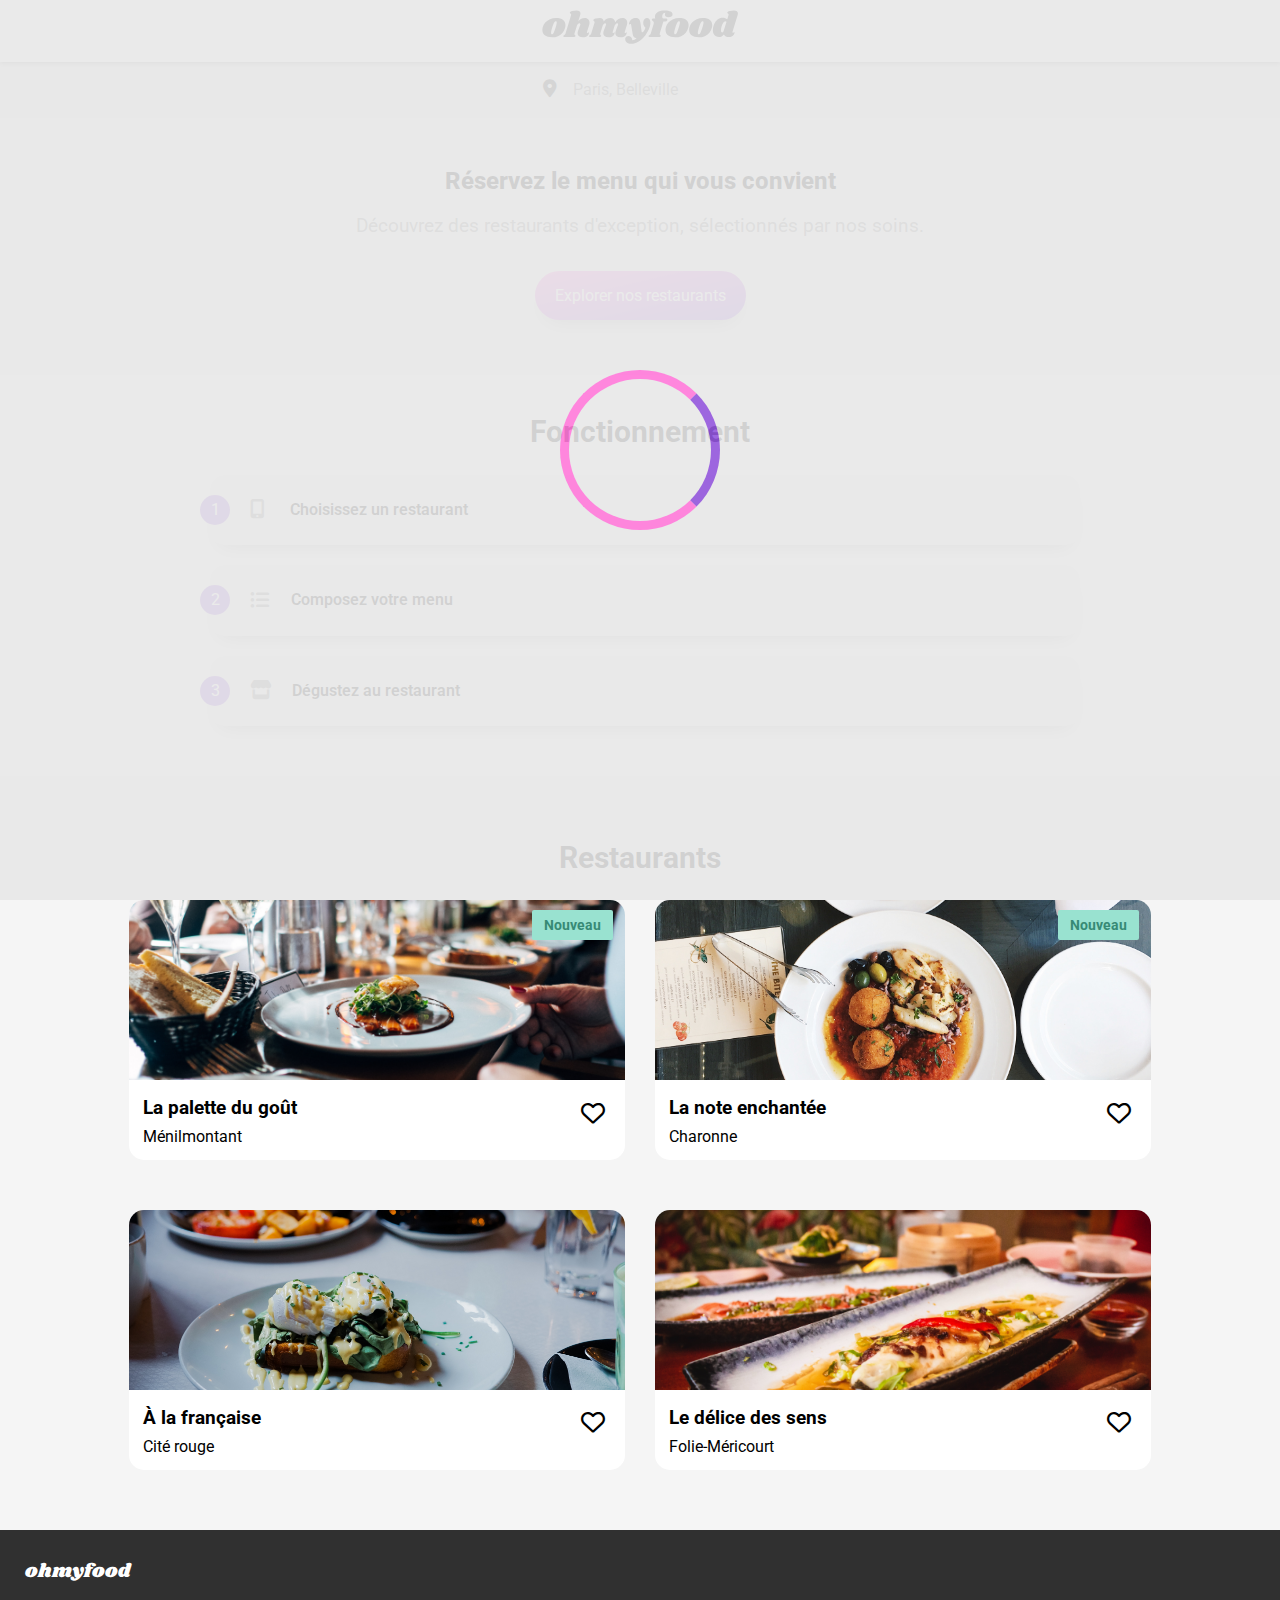
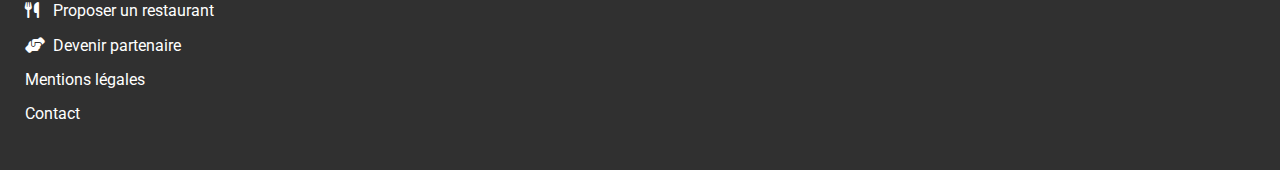
<file: index.html>
<!DOCTYPE html>
<html lang="fr">

<head>
    <meta charset="UTF-8">
    <meta http-equiv="X-UA-Compatible" content="IE=edge">
    <meta name="viewport" content="width=device-width, initial-scale=1.0">

    <title>Ohmyfood!</title>
    <link rel="icon" type="image/svg" href="./public/images/logo/utensils-solid.svg">

    <link rel="stylesheet" href="public/styles/normalize.css">
    <link rel="stylesheet" href="public/styles/style.css">
    <link rel="stylesheet" href="https://cdnjs.cloudflare.com/ajax/libs/font-awesome/6.1.1/css/all.min.css">
</head>

<body>
    <!--LOADER-->
    <div class="loader">
        <span class="loader__spinner"></span>
    </div>

    <!--HEADER-->
    <header>
        <h1><img src="./public/images/logo/ohmyfood@2x.svg" alt="logo ohmyfood"></h1>
    </header>

    <main>
    <!--LOCATION-->
        <div class="location">
            <i class="fa-solid fa-location-dot"></i>
            <input type="text" placeholder="Paris, Belleville">
        </div>

    <!--HERO-->
        <section class="hero">
            <h2>Réservez le menu qui vous convient</h2>
            <p>Découvrez des restaurants d'exception, sélectionnés par nos soins.</p>
            <a href="#restaurant">Explorer nos restaurants</a>
        </section>

    <!--OPERATION-->
        <section class="operation">
            <h2>Fonctionnement</h2>
            <div class="operation__list">
                <div class="operation__list__card">
                    <span>1</span>
                    <i class="fas fa-mobile-alt"></i>
                    <p>Choisissez un restaurant</p>
                </div>
                <div class="operation__list__card">
                    <span>2</span>
                    <i class="fas fa-list-ul"></i>
                    <p>Composez votre menu</p>
                </div>
                <div class="operation__list__card">
                    <span>3</span>
                    <i class="fas fa-store"></i>
                    <p>Dégustez au restaurant</p>
                </div>
            </div>
        </section>

    <!--RESTAURANT--> 
        <section id="restaurant">
            <h2>Restaurants</h2>
            <div class="restaurant__list">
                <article class="restaurant__list__card">
                    <a href="menu/palette.html">
                        <img src="./public/images/restaurants/palette.jpg" alt="La Palette du goût">
                        <div class="restaurant__list__card__new">Nouveau</div>
                        <div class="restaurant__list__card__body">
                            <div class="restaurant__list__card__text">
                                <h3>La palette du goût</h3>
                                <span>Ménilmontant</span>
                            </div>
                            <div>
                                <i class="restaurant__list__card__heart fa-regular fa-heart"></i>
                                <i class="restaurant__list__card__heart--fill fa-regular fa-heart"></i>
                            </div>
                        </div>
                    </a>
                </article>
                <article class="restaurant__list__card">
                    <a href="menu/note.html">
                        <img src="./public/images/restaurants/note.jpg" alt="La note enchantée">
                        <div class="restaurant__list__card__new">Nouveau</div>
                        <div class="restaurant__list__card__body">
                            <div class="restaurant__list__card__text">
                                <h3>La note enchantée</h3>
                                <span>Charonne</span>
                            </div>
                            <div>
                                <i class="restaurant__list__card__heart fa-regular fa-heart"></i>
                                <i class="restaurant__list__card__heart--fill fa-regular fa-heart"></i>
                            </div>
                        </div>
                    </a>
                </article>
                <article class="restaurant__list__card">
                    <a href="menu/francaise.html">
                        <img src="./public/images/restaurants/francaise.jpg" alt="À la française">
                        <div class="restaurant__list__card__body">
                            <div class="restaurant__list__card__text">
                                <h3>À la française</h3>
                                <span>Cité rouge</span>
                            </div>
                            <div>
                                <i class="restaurant__list__card__heart fa-regular fa-heart"></i>
                                <i class="restaurant__list__card__heart--fill fa-regular fa-heart"></i>
                            </div>
                        </div>
                    </a>
                </article>
                <article class="restaurant__list__card">
                    <a href="menu/delice.html">
                        <img src="./public/images/restaurants/delice.jpg" alt="Le délice des sens">
                        <div class="restaurant__list__card__body">
                            <div class="restaurant__list__card__text">
                                <h3>Le délice des sens</h3>
                                <span>Folie-Méricourt</span>
                            </div>
                            <div>
                                <i class="restaurant__list__card__heart fa-regular fa-heart"></i>
                                <i class="restaurant__list__card__heart--fill fa-regular fa-heart"></i>
                            </div>
                        </div>
                    </a>
                </article>
            </div>
        </section>
    </main>

    <!--FOOTER-->
    <footer class="footer">
        <h2>ohmyfood</h2>
        <p><i class="footer__utensils fas fa-utensils"></i>Proposer un restaurant</p>
        <p><i class="footer__helping fas fa-hands-helping"></i>Devenir partenaire</p>
        <p>Mentions légales<p>
        <p><a href="mailto:contact@ohmyfood.fr">Contact</a></p>
    </footer>
</body>
</html>
</file>
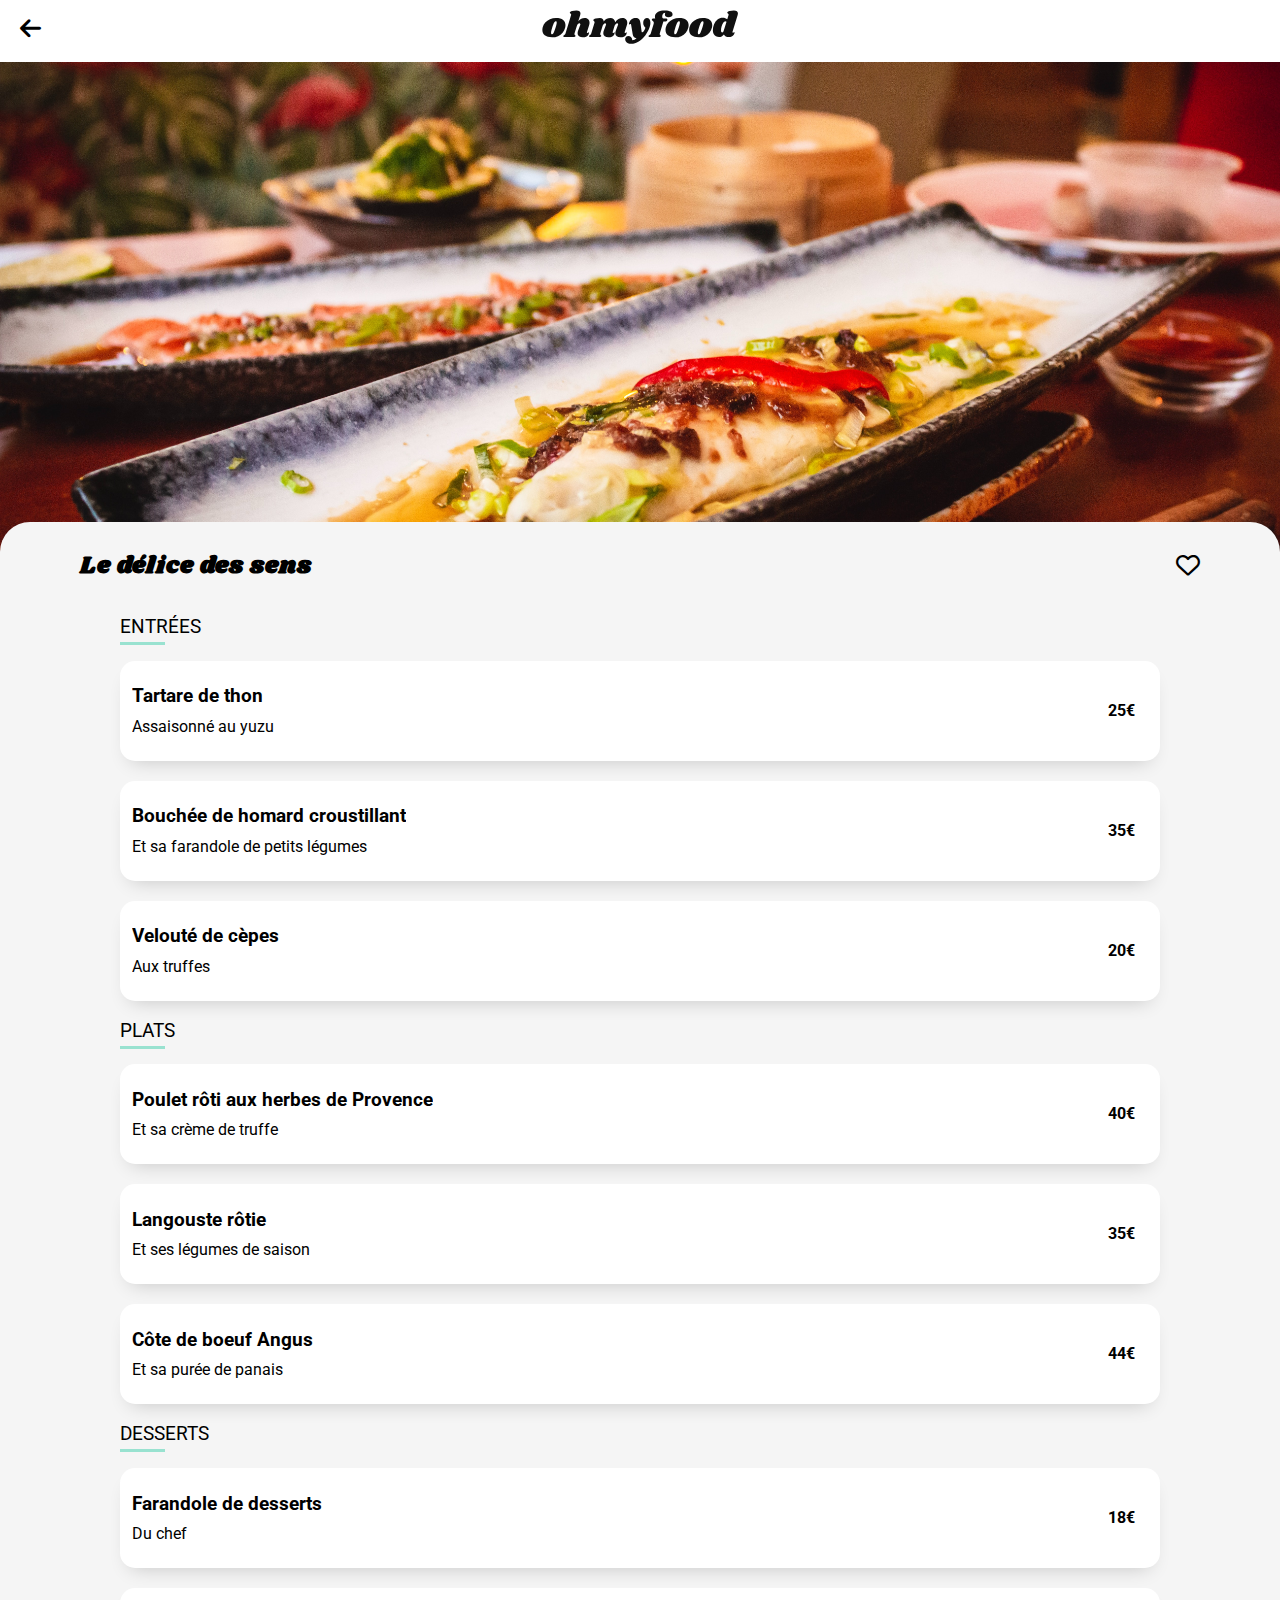
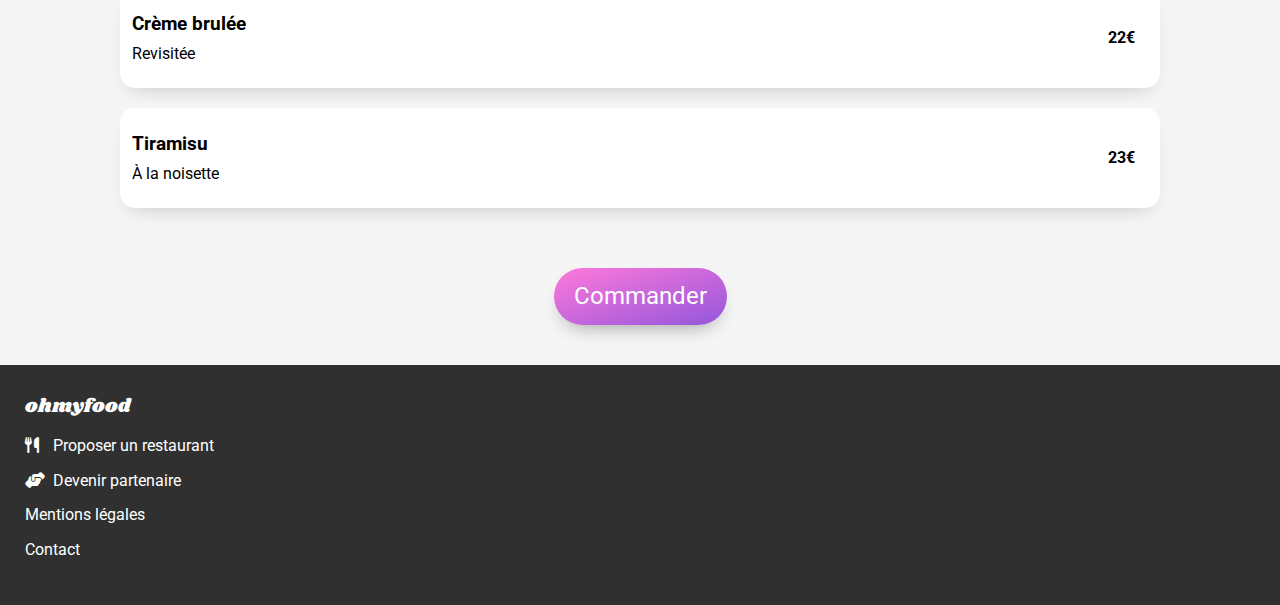
<file: menu/delice.html>
<!DOCTYPE html>
<html lang="fr">
<head>
    <meta charset="UTF-8">
    <meta http-equiv="X-UA-Compatible" content="IE=edge">
    <meta name="viewport" content="width=device-width, initial-scale=1.0">

    <title>Ohmyfood!</title>
    <link rel="icon" type="image/svg" href="../public/images/logo/utensils-solid.svg">

    <link rel="stylesheet" href="../public/styles/normalize.css">
    <link rel="stylesheet" href="../public/styles/menustyle.css">
    <link rel="stylesheet" href="https://cdnjs.cloudflare.com/ajax/libs/font-awesome/6.1.1/css/all.min.css">
</head>

<body>

    <!--HEADER-->
    <header>
        <a href=../index.html>
            <i class="fa-solid fa-arrow-left"></i>
        </a>
        <h1><img src="../public/images/logo/ohmyfood@2x.svg" alt="logo ohmyfood"></h1>
    </header>

    <main>
    <!--MENU-->
        <img class="image--bottom" src="../public/images/restaurants/delice.jpg" alt="Le délice des sens">
        
        <section class="menu">
            <div class="menu__top">
                <h2>Le délice des sens</h2>
                <div>
                    <i class="menu__heart fa-regular fa-heart"></i>
                    <i class="menu__heart--fill fa-regular fa-heart"></i>
                </div>
            </div>
            
    <!--MENU STARTER-->
            <div class="group">
                <h3>ENTRÉES</h3>
                <div class="group__card pos--0">
                    <div class="group__card__description">
                        <h4>Tartare de thon</h4>
                        <span>Assaisonné au yuzu</span>
                    </div>
                    <span class="group__card__price">25€</span>
                    <div class="group__card__tag"><i class="fa-solid fa-check"></i></div>
                </div>

                <div class="group__card pos--1">
                    <div class="group__card__description">
                        <h4>Bouchée de homard croustillant</h4>
                        <span>Et sa farandole de petits légumes</span>
                    </div>
                    <span class="group__card__price">35€</span>   
                    <div class="group__card__tag"><i class="fa-solid fa-check"></i></div>
                </div>

                <div class="group__card pos--2">
                    <div class="group__card__description">
                        <h4>Velouté de cèpes</h4>
                        <span>Aux truffes</span>
                    </div>
                    <span class="group__card__price">20€</span>
                    <div class="group__card__tag"><i class="fa-solid fa-check"></i></div>
                </div>
            </div>

    <!--MENU DISH-->
            <div class="group">
                <h3>PLATS</h3>
                <div class="group__card pos--3">
                    <div class="group__card__description">
                        <h4>Poulet rôti aux herbes de Provence</h4>
                        <span>Et sa crème de truffe</span>
                    </div>
                    <span class="group__card__price">40€</span>
                    <div class="group__card__tag"><i class="fa-solid fa-check"></i></div>
                </div>

                <div class="group__card pos--4">
                    <div class="group__card__description">
                        <h4>Langouste rôtie</h4>
                        <span>Et ses légumes de saison</span>
                    </div>
                    <span class="group__card__price">35€</span>
                    <div class="group__card__tag"><i class="fa-solid fa-check"></i></div>
                </div>

                <div class="group__card pos--5">
                    <div class="group__card__description">
                        <h4>Côte de boeuf Angus</h4>
                        <span>Et sa purée de panais</span>
                    </div>
                    <span class="group__card__price">44€</span>
                    <div class="group__card__tag"><i class="fa-solid fa-check"></i></div>
                </div>
            </div>

    <!--MENU DESSERT-->
            <div class="group">
                <h3>DESSERTS</h3>
                <div class="group__card pos--6">
                    <div class="group__card__description">
                        <h4>Farandole de desserts</h4>
                        <span>Du chef</span>
                    </div>
                    <span class="group__card__price">18€</span>
                    <div class="group__card__tag"><i class="fa-solid fa-check"></i></div>
                </div>

                <div class="group__card pos--7">
                    <div class="group__card__description">
                        <h4>Crème brulée</h4>
                        <span>Revisitée</span>
                    </div>
                    <span class="group__card__price">22€</span>
                    <div class="group__card__tag"><i class="fa-solid fa-check"></i></div>
                </div>

                <div class="group__card pos--8">
                    <div class="group__card__description">
                        <h4>Tiramisu</h4>
                        <span>À la noisette</span>
                    </div>
                    <span class="group__card__price">23€</span>
                    <div class="group__card__tag"><i class="fa-solid fa-check"></i></div>
                </div>
            </div>

    <!--ORDER BUTTON-->
            <div class="order">
            <a href="#">Commander</a>
            </div>
        </section>
    </main>

    <!--FOOTER-->
    <footer class="footer">
        <h2>ohmyfood</h2>
        <p><i class="footer__utensils fas fa-utensils"></i>Proposer un restaurant</p>
        <p><i class="footer__helping fas fa-hands-helping"></i>Devenir partenaire</p>
        <p>Mentions légales<p>
        <p><a href="mailto:contact@ohmyfood.fr">Contact</a></p>
    </footer>
</body>
</html>
</file>
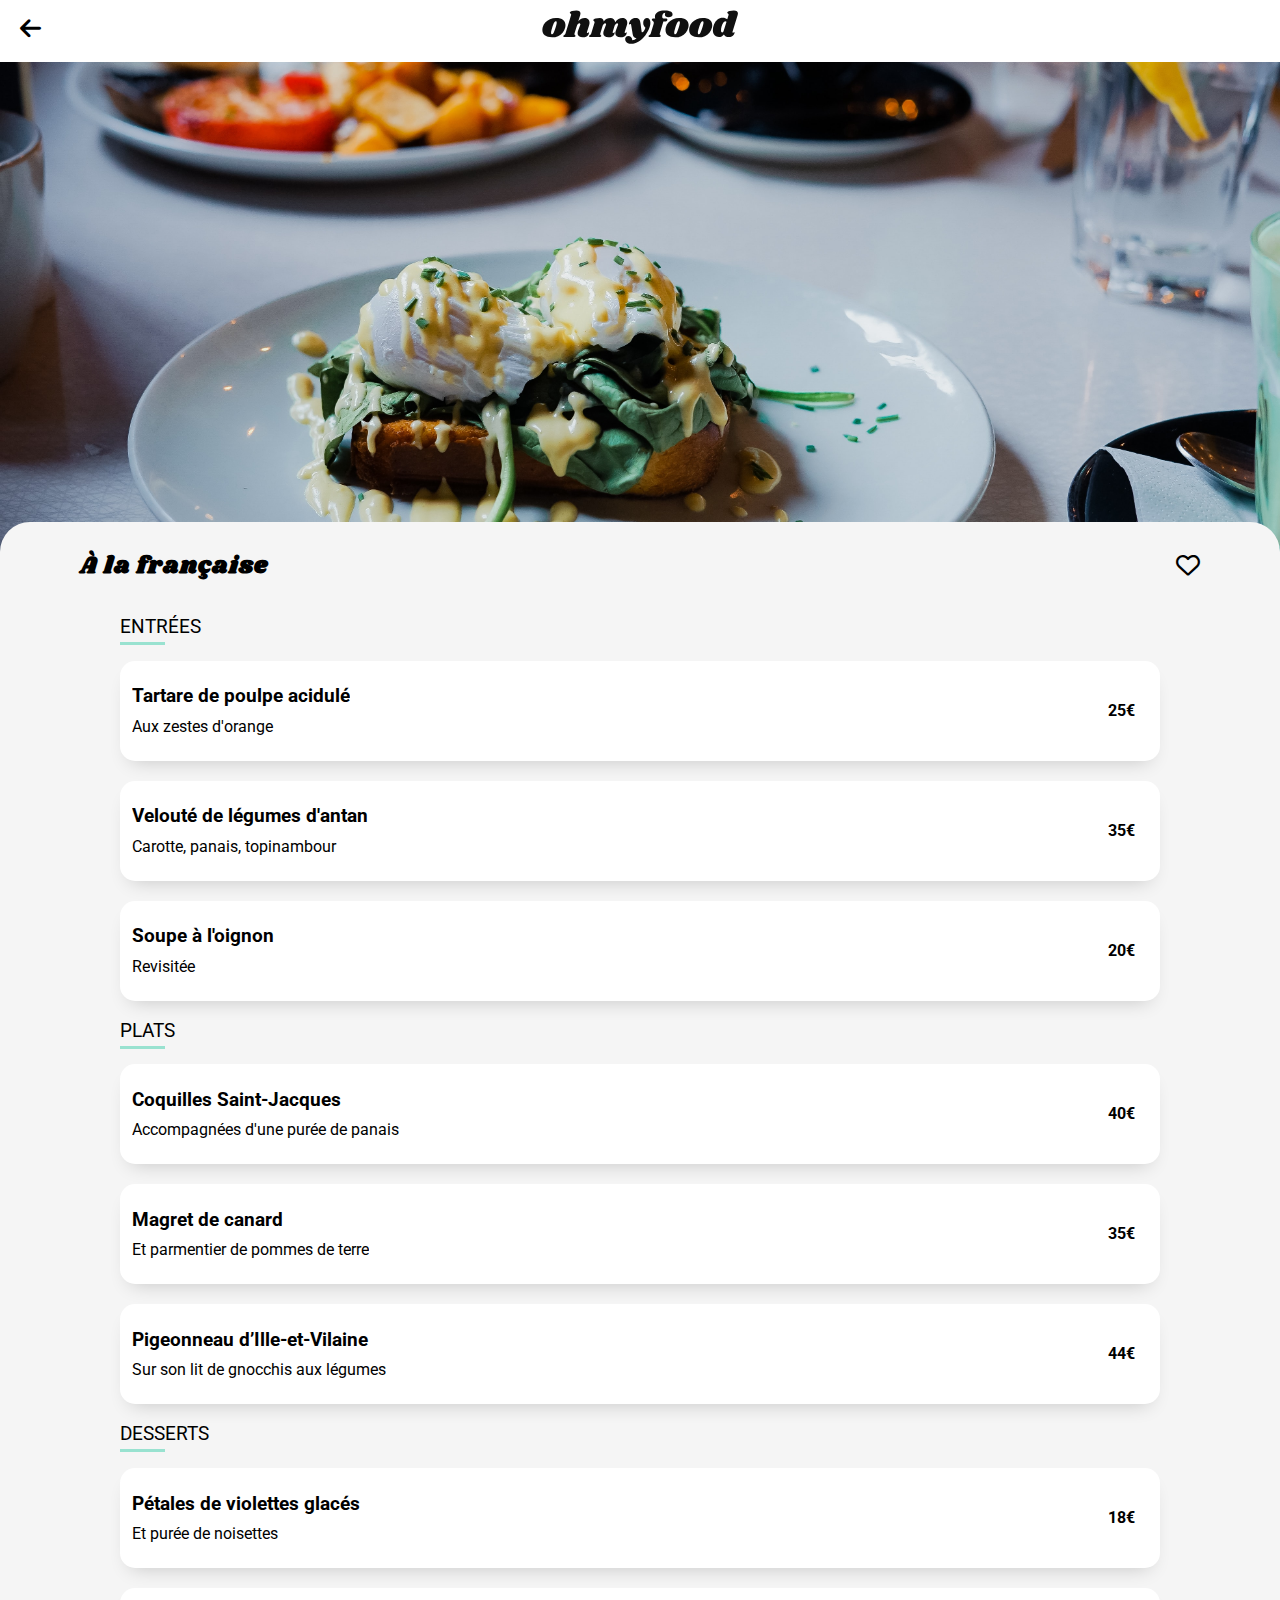
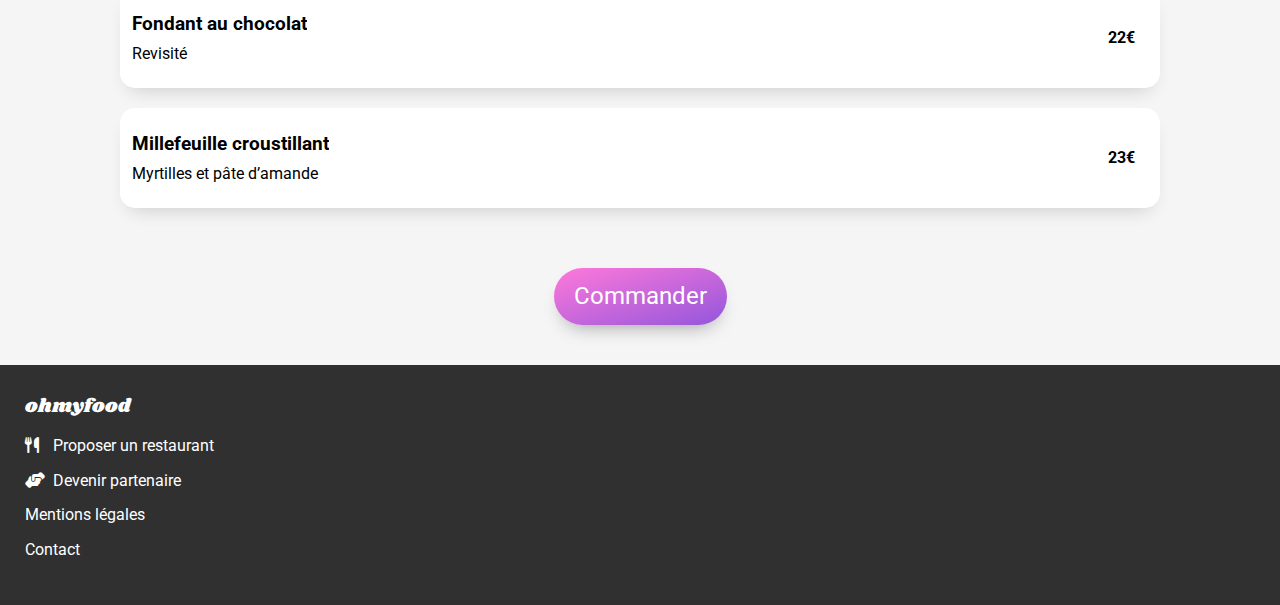
<file: menu/francaise.html>
<!DOCTYPE html>
<html lang="fr">
<head>
    <meta charset="UTF-8">
    <meta http-equiv="X-UA-Compatible" content="IE=edge">
    <meta name="viewport" content="width=device-width, initial-scale=1.0">

    <title>Ohmyfood!</title>
    <link rel="icon" type="image/svg" href="../public/images/logo/utensils-solid.svg">

    <link rel="stylesheet" href="../public/styles/normalize.css">
    <link rel="stylesheet" href="../public/styles/menustyle.css">
    <link rel="stylesheet" href="https://cdnjs.cloudflare.com/ajax/libs/font-awesome/6.1.1/css/all.min.css">
</head>

<body>

    <!--HEADER-->
    <header>
        <a href=../index.html>
            <i class="fa-solid fa-arrow-left"></i>
        </a>
        <h1><img src="../public/images/logo/ohmyfood@2x.svg" alt="logo ohmyfood"></h1>
    </header>

    <main>
    <!--MENU-->
        <img class="image--bottom" src="../public/images/restaurants/francaise.jpg" alt="À la française">
        
        <section class="menu">
            <div class="menu__top">
                <h2>À la française</h2>
                <div>
                    <i class="menu__heart fa-regular fa-heart"></i>
                    <i class="menu__heart--fill fa-regular fa-heart"></i>
                </div>
            </div>
            
    <!--MENU STARTER-->
            <div class="group">
                <h3>ENTRÉES</h3>
                <div class="group__card pos--0">
                    <div class="group__card__description">
                        <h4>Tartare de poulpe acidulé</h4>
                        <span>Aux zestes d'orange</span>
                    </div>
                    <span class="group__card__price">25€</span>
                    <div class="group__card__tag"><i class="fa-solid fa-check"></i></div>
                </div>

                <div class="group__card pos--1">
                    <div class="group__card__description">
                        <h4>Velouté de légumes d'antan</h4>
                        <span>Carotte, panais, topinambour</span>
                    </div>
                    <span class="group__card__price">35€</span>   
                    <div class="group__card__tag"><i class="fa-solid fa-check"></i></div>
                </div>

                <div class="group__card pos--2">
                    <div class="group__card__description">
                        <h4>Soupe à l'oignon</h4>
                        <span>Revisitée</span>
                    </div>
                    <span class="group__card__price">20€</span>
                    <div class="group__card__tag"><i class="fa-solid fa-check"></i></div>
                </div>
            </div>

    <!--MENU DISH-->
            <div class="group">
                <h3>PLATS</h3>
                <div class="group__card pos--3">
                    <div class="group__card__description">
                        <h4>Coquilles Saint-Jacques</h4>
                        <span>Accompagnées d'une purée de panais</span>
                    </div>
                    <span class="group__card__price">40€</span>
                    <div class="group__card__tag"><i class="fa-solid fa-check"></i></div>
                </div>

                <div class="group__card pos--4">
                    <div class="group__card__description">
                        <h4>Magret de canard</h4>
                        <span>Et parmentier de pommes de terre</span>
                    </div>
                    <span class="group__card__price">35€</span>
                    <div class="group__card__tag"><i class="fa-solid fa-check"></i></div>
                </div>

                <div class="group__card pos--5">
                    <div class="group__card__description">
                        <h4>Pigeonneau d’Ille-et-Vilaine</h4>
                        <span>Sur son lit de gnocchis aux légumes</span>
                    </div>
                    <span class="group__card__price">44€</span>
                    <div class="group__card__tag"><i class="fa-solid fa-check"></i></div>
                </div>
            </div>

    <!--MENU DESSERT-->
            <div class="group">
                <h3>DESSERTS</h3>
                <div class="group__card pos--6">
                    <div class="group__card__description">
                        <h4>Pétales de violettes glacés</h4>
                        <span>Et purée de noisettes</span>
                    </div>
                    <span class="group__card__price">18€</span>
                    <div class="group__card__tag"><i class="fa-solid fa-check"></i></div>
                </div>

                <div class="group__card pos--7">
                    <div class="group__card__description">
                        <h4>Fondant au chocolat</h4>
                        <span>Revisité</span>
                    </div>
                    <span class="group__card__price">22€</span>
                    <div class="group__card__tag"><i class="fa-solid fa-check"></i></div>
                </div>

                <div class="group__card pos--8">
                    <div class="group__card__description">
                        <h4>Millefeuille croustillant</h4>
                        <span>Myrtilles et pâte d’amande</span>
                    </div>
                    <span class="group__card__price">23€</span>
                    <div class="group__card__tag"><i class="fa-solid fa-check"></i></div>
                </div>
            </div>

    <!--ORDER BUTTON-->
            <div class="order">
            <a href="#">Commander</a>
            </div>
        </section>
    </main>

    <!--FOOTER-->
    <footer class="footer">
        <h2>ohmyfood</h2>
        <p><i class="footer__utensils fas fa-utensils"></i>Proposer un restaurant</p>
        <p><i class="footer__helping fas fa-hands-helping"></i>Devenir partenaire</p>
        <p>Mentions légales<p>
        <p><a href="mailto:contact@ohmyfood.fr">Contact</a></p>
    </footer>
</body>
</html>
</file>
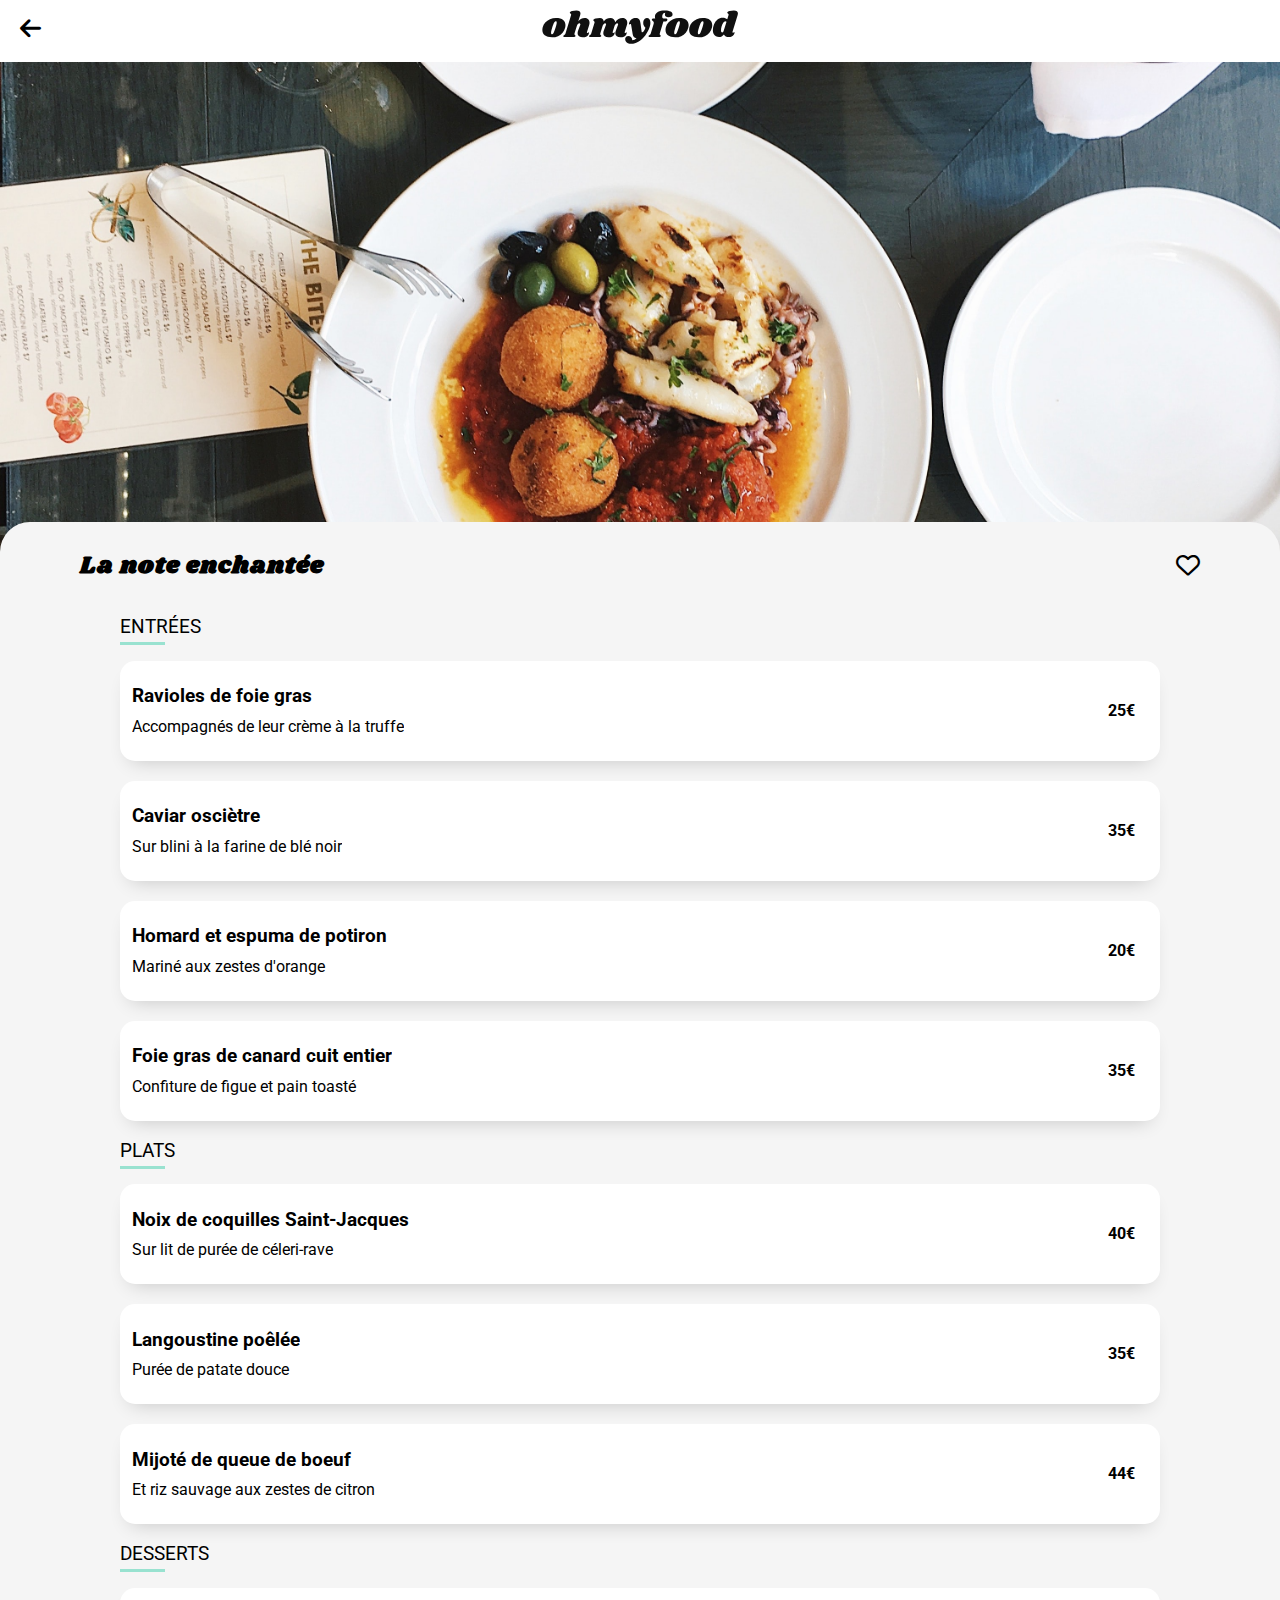
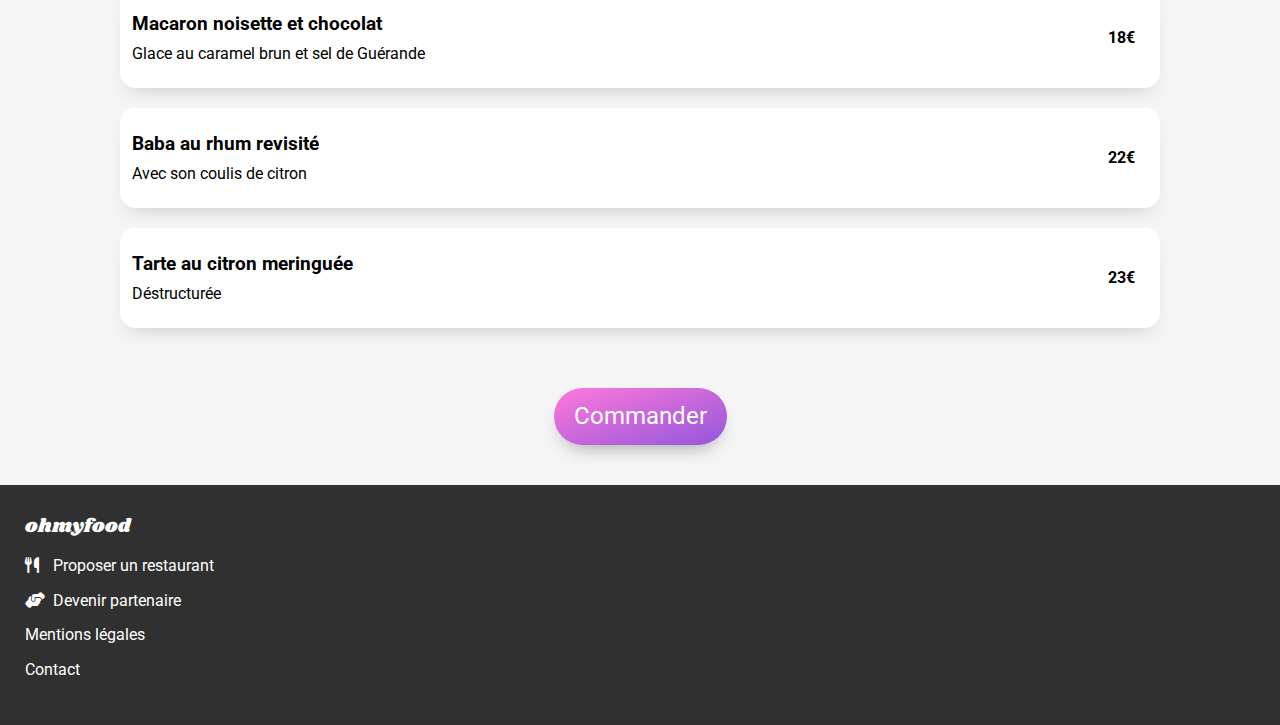
<file: menu/note.html>
<!DOCTYPE html>
<html lang="fr">
<head>
    <meta charset="UTF-8">
    <meta http-equiv="X-UA-Compatible" content="IE=edge">
    <meta name="viewport" content="width=device-width, initial-scale=1.0">

    <title>Ohmyfood!</title>
    <link rel="icon" type="image/svg" href="../public/images/logo/utensils-solid.svg">

    <link rel="stylesheet" href="../public/styles/normalize.css">
    <link rel="stylesheet" href="../public/styles/menustyle.css">
    <link rel="stylesheet" href="https://cdnjs.cloudflare.com/ajax/libs/font-awesome/6.1.1/css/all.min.css">
</head>

<body>

    <!--HEADER-->
    <header>
        <a href=../index.html>
            <i class="fa-solid fa-arrow-left"></i>
        </a>
        <h1><img src="../public/images/logo/ohmyfood@2x.svg" alt="logo ohmyfood"></h1>
    </header>

    <main>
    <!--MENU-->
        <img class="image--center" src="../public/images/restaurants/note.jpg" alt="La note enchantée">
        
        <section class="menu">
            <div class="menu__top">
                <h2>La note enchantée</h2>
                <div class="heart">
                    <i class="menu__heart fa-regular fa-heart"></i>
                    <i class="menu__heart--fill fa-regular fa-heart"></i>
                </div>
            </div>
            
    <!--MENU STARTER-->
            <div class="group">
                <h3>ENTRÉES</h3>
                <div class="group__card pos--0">
                    <div class="group__card__description">
                        <h4>Ravioles de foie gras</h4>
                        <span>Accompagnés de leur crème à la truffe</span>
                    </div>
                    <span class="group__card__price">25€</span>
                    <div class="group__card__tag"><i class="fa-solid fa-check"></i></div>
                </div>

                <div class="group__card pos--1">
                    <div class="group__card__description">
                        <h4>Caviar osciètre</h4>
                        <span>Sur blini à la farine de blé noir</span>
                    </div>
                    <span class="group__card__price">35€</span>   
                    <div class="group__card__tag"><i class="fa-solid fa-check"></i></div>
                </div>

                <div class="group__card pos--2">
                    <div class="group__card__description">
                        <h4>Homard et espuma de potiron</h4>
                        <span>Mariné aux zestes d'orange</span>
                    </div>
                    <span class="group__card__price">20€</span>
                    <div class="group__card__tag"><i class="fa-solid fa-check"></i></div>
                </div>

                <div class="group__card pos--3">
                    <div class="group__card__description">
                        <h4>Foie gras de canard cuit entier</h4>
                        <span>Confiture de figue et pain toasté</span>
                    </div>
                    <span class="group__card__price">35€</span>
                    <div class="group__card__tag"><i class="fa-solid fa-check"></i></div>
                </div>
            </div>

    <!--MENU DISH-->
            <div class="group">
                <h3>PLATS</h3>
                <div class="group__card pos--4">
                    <div class="group__card__description">
                        <h4>Noix de coquilles Saint-Jacques</h4>
                        <span>Sur lit de purée de céleri-rave</span>
                    </div>
                    <span class="group__card__price">40€</span>
                    <div class="group__card__tag"><i class="fa-solid fa-check"></i></div>
                </div>

                <div class="group__card pos--5">
                    <div class="group__card__description">
                        <h4>Langoustine poêlée</h4>
                        <span>Purée de patate douce</span>
                    </div>
                    <span class="group__card__price">35€</span>
                    <div class="group__card__tag"><i class="fa-solid fa-check"></i></div>
                </div>

                <div class="group__card pos--6">
                    <div class="group__card__description">
                        <h4>Mijoté de queue de boeuf</h4>
                        <span>Et riz sauvage aux zestes de citron</span>
                    </div>
                    <span class="group__card__price">44€</span>
                    <div class="group__card__tag"><i class="fa-solid fa-check"></i></div>
                </div>
            </div>

    <!--MENU DESSERT-->
            <div class="group">
                <h3>DESSERTS</h3>
                <div class="group__card pos--7">
                    <div class="group__card__description">
                        <h4>Macaron noisette et chocolat</h4>
                        <span>Glace au caramel brun et sel de Guérande</span>
                    </div>
                    <span class="group__card__price">18€</span>
                    <div class="group__card__tag"><i class="fa-solid fa-check"></i></div>
                </div>

                <div class="group__card pos--8">
                    <div class="group__card__description">
                        <h4>Baba au rhum revisité</h4>
                        <span>Avec son coulis de citron</span>
                    </div>
                    <span class="group__card__price">22€</span>
                    <div class="group__card__tag"><i class="fa-solid fa-check"></i></div>
                </div>

                <div class="group__card pos--9">
                    <div class="group__card__description">
                        <h4>Tarte au citron meringuée</h4>
                        <span>Déstructurée</span>
                    </div>
                    <span class="group__card__price">23€</span>
                    <div class="group__card__tag"><i class="fa-solid fa-check"></i></div>
                </div>
            </div>

    <!--ORDER BUTTON-->
            <div class="order">
            <a href="#">Commander</a>
            </div>
        </section>
    </main>

    <!--FOOTER-->
    <footer class="footer">
        <h2>ohmyfood</h2>
        <p><i class="footer__utensils fas fa-utensils"></i>Proposer un restaurant</p>
        <p><i class="footer__helping fas fa-hands-helping"></i>Devenir partenaire</p>
        <p>Mentions légales<p>
        <p><a href="mailto:contact@ohmyfood.fr">Contact</a></p>
    </footer>
</body>
</html>
</file>
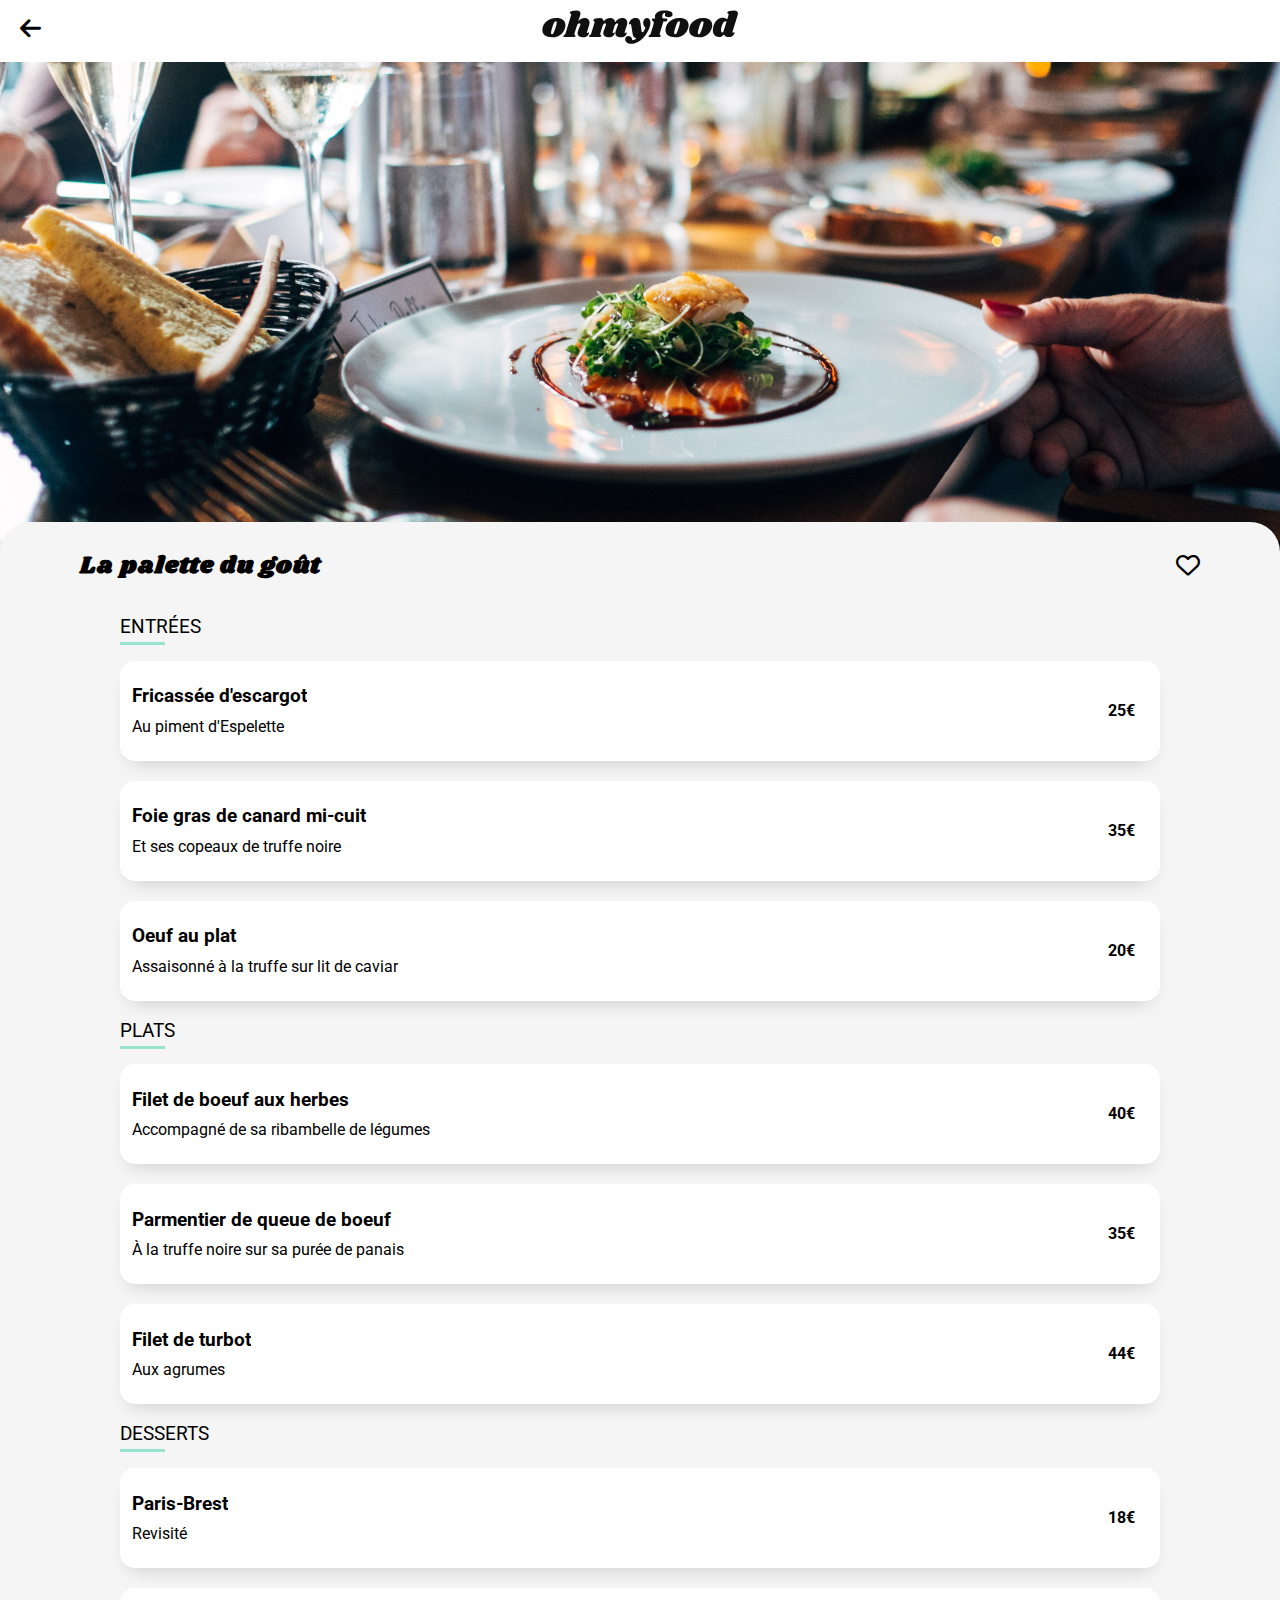
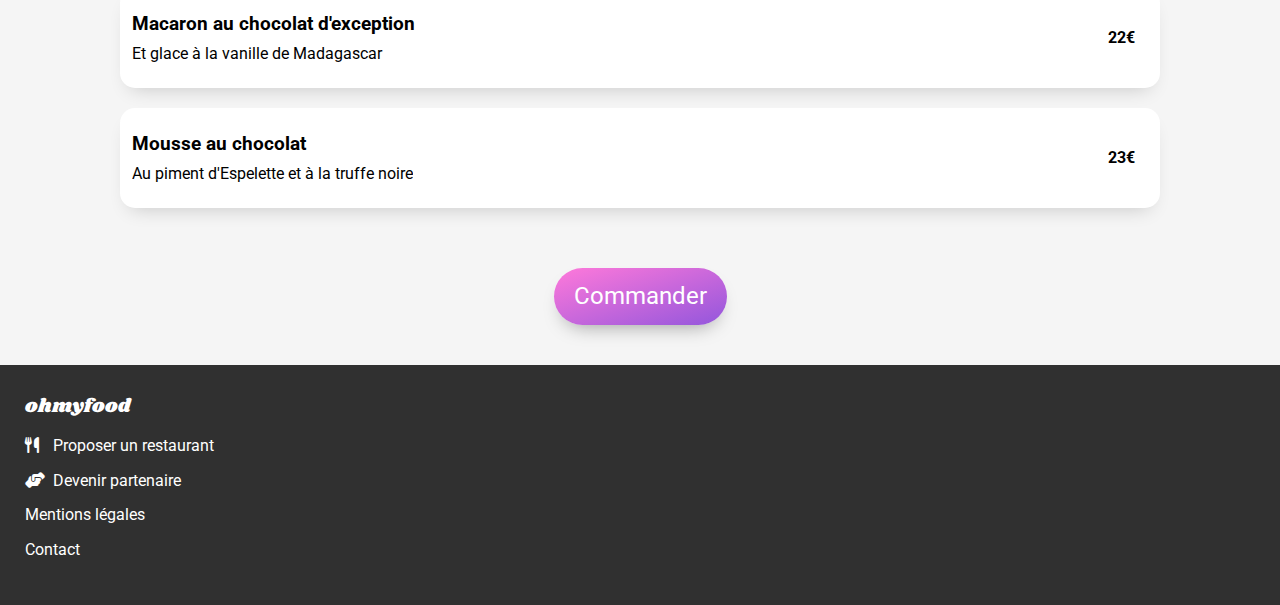
<file: menu/palette.html>
<!DOCTYPE html>
<html lang="fr">
<head>
    <meta charset="UTF-8">
    <meta http-equiv="X-UA-Compatible" content="IE=edge">
    <meta name="viewport" content="width=device-width, initial-scale=1.0">

    <title>Ohmyfood!</title>
    <link rel="icon" type="image/svg" href="../public/images/logo/utensils-solid.svg">

    <link rel="stylesheet" href="../public/styles/normalize.css">
    <link rel="stylesheet" href="../public/styles/menustyle.css">
    <link rel="stylesheet" href="https://cdnjs.cloudflare.com/ajax/libs/font-awesome/6.1.1/css/all.min.css">
</head>

<body>

    <!--HEADER-->
    <header>
        <a href=../index.html>
            <i class="fa-solid fa-arrow-left"></i>
        </a>
        <h1><img src="../public/images/logo/ohmyfood@2x.svg" alt="logo ohmyfood"></h1>
    </header>

    <main>
    <!--MENU-->
        <img class="image--top" src="../public/images/restaurants/palette.jpg" alt="La Palette du goût">
        
        <section class="menu">
            <div class="menu__top">
                <h2>La palette du goût</h2>
                <div>
                    <i class="menu__heart fa-regular fa-heart"></i>
                    <i class="menu__heart--fill fa-regular fa-heart"></i>
                </div>
            </div>
            
    <!--MENU STARTER-->
            <div class="group">
                <h3>ENTRÉES</h3>
                <div class="group__card pos--0">
                    <div class="group__card__description">
                        <h4>Fricassée d'escargot</h4>
                        <span>Au piment d'Espelette</span>
                    </div>
                    <span class="group__card__price">25€</span>
                    <div class="group__card__tag"><i class="fa-solid fa-check"></i></div>
                </div>

                <div class="group__card pos--1">
                    <div class="group__card__description">
                        <h4>Foie gras de canard mi-cuit</h4>
                        <span>Et ses copeaux de truffe noire</span>
                    </div>
                    <span class="group__card__price">35€</span>   
                    <div class="group__card__tag"><i class="fa-solid fa-check"></i></div>
                </div>

                <div class="group__card pos--2">
                    <div class="group__card__description">
                        <h4>Oeuf au plat</h4>
                        <span>Assaisonné à la truffe sur lit de caviar</span>
                    </div>
                    <span class="group__card__price">20€</span>
                    <div class="group__card__tag"><i class="fa-solid fa-check"></i></div>
                </div>
            </div>

    <!--MENU DISH-->
            <div class="group">
                <h3>PLATS</h3>
                <div class="group__card pos--3">
                    <div class="group__card__description">
                        <h4>Filet de boeuf aux herbes</h4>
                        <span>Accompagné de sa ribambelle de légumes</span>
                    </div>
                    <span class="group__card__price">40€</span>
                    <div class="group__card__tag"><i class="fa-solid fa-check"></i></div>
                </div>

                <div class="group__card pos--4">
                    <div class="group__card__description">
                        <h4>Parmentier de queue de boeuf</h4>
                        <span>À la truffe noire sur sa purée de panais</span>
                    </div>
                    <span class="group__card__price">35€</span>
                    <div class="group__card__tag"><i class="fa-solid fa-check"></i></div>
                </div>

                <div class="group__card pos--5">
                    <div class="group__card__description">
                        <h4>Filet de turbot</h4>
                        <span>Aux agrumes</span>
                    </div>
                    <span class="group__card__price">44€</span>
                    <div class="group__card__tag"><i class="fa-solid fa-check"></i></div>
                </div>
            </div>

    <!--MENU DESSERT-->
            <div class="group">
                <h3>DESSERTS</h3>
                <div class="group__card pos--6">
                    <div class="group__card__description">
                        <h4>Paris-Brest</h4>
                        <span>Revisité</span>
                    </div>
                    <span class="group__card__price">18€</span>
                    <div class="group__card__tag"><i class="fa-solid fa-check"></i></div>
                </div>

                <div class="group__card pos--7">
                    <div class="group__card__description">
                        <h4>Macaron au chocolat d'exception</h4>
                        <span>Et glace à la vanille de Madagascar</span>
                    </div>
                    <span class="group__card__price">22€</span>
                    <div class="group__card__tag"><i class="fa-solid fa-check"></i></div>
                </div>

                <div class="group__card pos--8">
                    <div class="group__card__description">
                        <h4>Mousse au chocolat</h4>
                        <span>Au piment d'Espelette et à la truffe noire</span>
                    </div>
                    <span class="group__card__price">23€</span>
                    <div class="group__card__tag"><i class="fa-solid fa-check"></i></div>
                </div>
            </div>

    <!--ORDER BUTTON-->
            <div class="order">
            <a href="#">Commander</a>
            </div>
        </section>
    </main>

    <!--FOOTER-->
    <footer class="footer">
        <h2>ohmyfood</h2>
        <p><i class="footer__utensils fas fa-utensils"></i>Proposer un restaurant</p>
        <p><i class="footer__helping fas fa-hands-helping"></i>Devenir partenaire</p>
        <p>Mentions légales<p>
        <p><a href="mailto:contact@ohmyfood.fr">Contact</a></p>
    </footer>
</body>
</html>
</file>
<file: public/styles/style.css>
@import url("https://fonts.googleapis.com/css2?family=Roboto:wght@100;300;400;500;700;900&family=Shrikhand&display=swap");
* {
  box-sizing: border-box;
}

body {
  font-family: "Roboto", sans-serif;
}

.loader {
  display: flex;
  justify-content: center;
  align-items: center;
  background-color: #E8E8E8;
  position: fixed;
  z-index: 1000;
  width: 100%;
  height: 100%;
  animation: fog 3s 1s forwards;
  opacity: 0.9;
}
.loader__spinner {
  width: 80px;
  height: 80px;
  border-radius: 50%;
  border: 9px solid;
  border-color: #FF79DA;
  border-right-color: #9356DC;
  animation: spin 1s infinite linear;
}
@media screen and (min-width: 768px) and (max-width: 1024px) {
  .loader__spinner {
    width: 120px;
    height: 120px;
  }
}
@media screen and (min-width: 1024px) {
  .loader__spinner {
    width: 160px;
    height: 160px;
  }
}

@keyframes fog {
  to {
    opacity: 0;
    z-index: -1;
  }
}
@keyframes spin {
  to {
    transform: rotate(1turn);
  }
}
header h1 {
  text-align: center;
  margin: 0;
  padding: 10px;
  box-shadow: 0px 1px 5px grey;
  position: relative;
}

.location {
  text-align: center;
  background-color: #E8E8E8;
  padding: 18px;
}
.location i {
  font-size: large;
  color: #303030;
  margin-right: 10px;
  padding-left: 40px;
}
.location input {
  background-color: #E8E8E8;
  border: none;
}

.hero {
  text-align: center;
  background-color: #F5F5F5;
  padding: 50px 30px 70px;
  margin-bottom: 40px;
}
.hero h2 {
  margin: 0;
  padding: 0 60px;
  font-weight: 800;
}
.hero p {
  color: grey;
  font-size: larger;
  margin-bottom: 50px;
}
.hero a {
  background-image: linear-gradient(to bottom right, #FF79DA, #9356DC);
  border-radius: 30px;
  padding: 15px 20px;
  color: white;
  text-decoration: none;
  margin: 40px 0;
  box-shadow: 0 10px 20px -10px rgba(0, 0, 0, 0.4);
  transition: 1s;
}
.hero a:hover {
  opacity: 0.8;
  box-shadow: 0px 10px 20px -10px #000000;
}

.operation {
  padding: 0 20px;
  margin-bottom: 50px;
}
@media screen and (min-width: 1024px) {
  .operation {
    padding: 0 200px;
  }
}
@media screen and (min-width: 768px) and (max-width: 1024px) {
  .operation {
    padding: 0 60px;
  }
}
@media screen and (min-width: 1024px) {
  .operation h2 {
    text-align: center;
    font-size: 30px;
  }
}
@media screen and (min-width: 768px) and (max-width: 1024px) {
  .operation h2 {
    text-align: center;
    font-size: 26px;
  }
}
.operation__list__card {
  display: flex;
  align-items: center;
  background-color: #f5f5f5;
  margin: 20px 0 20px 10px;
  padding: 10px 0;
  border-radius: 15px;
  box-shadow: 0 10px 20px -10px rgba(0, 0, 0, 0.4);
  transition: 1s;
}
.operation__list__card:hover {
  cursor: pointer;
  background-color: #ece2f8;
}
.operation__list__card * {
  margin-right: 20px;
}
.operation__list__card span {
  display: flex;
  align-items: center;
  justify-content: center;
  color: white;
  background-color: #9356DC;
  width: 20px;
  aspect-ratio: 1/1;
  border-radius: 50%;
  margin-left: -10px;
  font-size: small;
}
@media screen and (min-width: 1024px) {
  .operation__list__card span {
    width: 30px;
    font-size: medium;
  }
}
.operation__list__card i {
  color: grey;
  transition: 1s;
}
.operation__list__card i:hover {
  color: #9356DC;
}
@media screen and (min-width: 1024px) {
  .operation__list__card i {
    font-size: larger;
  }
}
.operation__list__card .fa-mobile-alt {
  margin-right: 26px;
}
.operation__list__card .fa-list-ul {
  margin-right: 22px;
}
.operation__list__card p {
  font-size: small;
  font-weight: 600;
}
@media screen and (min-width: 1024px) {
  .operation__list__card p {
    font-size: medium;
  }
}

#restaurant {
  padding: 40px 20px;
  background-color: #F5F5F5;
}
@media screen and (min-width: 1024px) {
  #restaurant h2 {
    text-align: center;
    font-size: 30px;
  }
}
@media screen and (min-width: 768px) and (max-width: 1024px) {
  #restaurant h2 {
    text-align: center;
    font-size: 26px;
  }
}

@media screen and (min-width: 1024px) {
  .restaurant__list {
    display: flex;
    flex-wrap: wrap;
    justify-content: center;
    gap: 30px;
  }
}
@media screen and (min-width: 768px) and (max-width: 1024px) {
  .restaurant__list {
    margin: 0 60px;
  }
}

@media screen and (min-width: 1024px) {
  .restaurant__list__card {
    width: 40%;
    transition: transform 1s;
  }
  .restaurant__list__card:hover {
    transform: scale(1.02);
  }
}
.restaurant__list__card a {
  display: flex;
  flex-direction: column;
  background-color: white;
  margin-bottom: 20px;
  border-radius: 15px;
  text-decoration: none;
  color: black;
  position: relative;
}
.restaurant__list__card img {
  object-fit: cover;
  border-radius: 15px 15px 0 0;
  height: 180px;
}
.restaurant__list__card__new {
  position: absolute;
  top: 10px;
  right: 12px;
  font-size: 14px;
  font-weight: bold;
  padding: 7px 12px;
  background-color: #99E2D0;
  color: #378a75;
  border-radius: 2px;
}
.restaurant__list__card__body {
  display: flex;
  align-items: center;
  justify-content: space-between;
  padding: 0 20px 0 14px;
  margin-bottom: 14px;
}
.restaurant__list__card__text h3 {
  margin: 18px 0 8px 0;
}
.restaurant__list__card__heart {
  font-size: x-large;
  position: absolute;
}
.restaurant__list__card__heart--fill {
  background: linear-gradient(#9356DC, #FF79DA);
  -webkit-background-clip: text;
  background-clip: text;
  color: transparent;
  font-size: x-large;
  position: relative;
  opacity: 0;
}
.restaurant__list__card__heart--fill:hover {
  font-weight: bold;
  opacity: 1;
  transition: opacity 1s;
  cursor: pointer;
}

.footer {
  background-color: #303030;
  padding: 30px 25px;
  color: white;
}
.footer h2 {
  font-family: "Shrikhand", cursive;
  font-size: larger;
  font-weight: 100;
  margin: 0 0 20px 0;
}
.footer p {
  cursor: pointer;
}
.footer a {
  text-decoration: none;
  color: white;
}
.footer__utensils {
  margin-right: 14px;
}
.footer__helping {
  margin-right: 8px;
}

/*# sourceMappingURL=style.css.map */
</file>
<file: public/styles/menustyle.css>
@import url("https://fonts.googleapis.com/css2?family=Roboto:wght@100;300;400;500;700;900&family=Shrikhand&display=swap");
* {
  box-sizing: border-box;
}

body {
  font-family: "Roboto", sans-serif;
}

header h1 {
  text-align: center;
  margin: 0;
  padding: 10px;
}
header i {
  position: absolute;
  left: 20px;
  top: 16px;
  font-size: x-large;
  color: black;
}

.image--top {
  display: block;
  width: 100%;
  height: 300px;
  object-fit: cover;
  object-position: top;
}
@media screen and (min-width: 768px) and (max-width: 1024px) {
  .image--top {
    height: 400px;
    object-position: center;
  }
}
@media screen and (min-width: 1024px) {
  .image--top {
    height: 500px;
    object-position: center;
  }
}
.image--bottom {
  display: block;
  width: 100%;
  height: 300px;
  object-fit: cover;
  object-position: bottom;
}
@media screen and (min-width: 768px) and (max-width: 1024px) {
  .image--bottom {
    height: 400px;
    object-position: center;
  }
}
@media screen and (min-width: 1024px) {
  .image--bottom {
    height: 500px;
    object-position: center;
  }
}
.image--center {
  display: block;
  width: 100%;
  height: 300px;
  object-fit: cover;
  object-position: center;
}
@media screen and (min-width: 768px) and (max-width: 1024px) {
  .image--center {
    height: 400px;
    object-position: center;
  }
}
@media screen and (min-width: 1024px) {
  .image--center {
    height: 500px;
    object-position: center;
  }
}

.menu {
  position: relative;
  margin-top: -40px;
  border-radius: 30px 30px 0 0;
  background-color: #F5F5F5;
}
.menu__top {
  display: flex;
  justify-content: space-between;
  align-items: center;
  margin: 0 20px;
  padding-top: 10px;
}
@media screen and (min-width: 768px) and (max-width: 1024px) {
  .menu__top {
    margin: 0 40px;
  }
}
@media screen and (min-width: 1024px) {
  .menu__top {
    margin: 0px 80px;
  }
}
.menu__heart {
  font-size: x-large;
  position: absolute;
}
.menu__heart--fill {
  background: linear-gradient(#9356DC, #FF79DA);
  -webkit-background-clip: text;
  background-clip: text;
  color: transparent;
  font-size: x-large;
  position: relative;
  opacity: 0;
}
.menu__heart--fill:hover {
  font-weight: bold;
  opacity: 1;
  transition: opacity 1s;
  cursor: pointer;
}
.menu h2 {
  font-family: "Shrikhand", cursive;
  letter-spacing: 1px;
}

.group {
  margin: 0 20px;
}
@media screen and (min-width: 768px) and (max-width: 1024px) {
  .group {
    margin: 0 60px;
  }
}
@media screen and (min-width: 1024px) {
  .group {
    margin: 0 120px;
  }
}
.group h3 {
  font-weight: 400;
  position: relative;
  margin: 18px 0 22px 0;
}
.group h3::after {
  content: "";
  background-color: #99E2D0;
  position: absolute;
  top: 25px;
  left: 0;
  width: 45px;
  height: 3px;
}
.group__card {
  display: flex;
  background-color: white;
  border-radius: 15px;
  box-shadow: 0 10px 20px -10px rgba(0, 0, 0, 0.2);
  margin-bottom: 20px;
  animation: appear 2s backwards;
  overflow: hidden;
  cursor: pointer;
}
@media screen and (min-width: 1024px) {
  .group__card {
    height: 100px;
  }
}
.group__card:hover .group__card__tag {
  margin-right: 0;
}
.group__card:hover .group__card__tag i {
  animation: spin 1s;
}
.group__card h4 {
  font-size: larger;
  margin: 0 0 10px 0;
  overflow: hidden;
  white-space: nowrap;
  text-overflow: ellipsis;
}
.group__card__description {
  margin: 12px;
  overflow: hidden;
  white-space: nowrap;
  text-overflow: ellipsis;
}
@media screen and (min-width: 1024px) {
  .group__card__description {
    display: flex;
    flex-direction: column;
    justify-content: center;
  }
}
.group__card__price {
  font-weight: bold;
  margin-left: auto;
  display: flex;
  align-items: flex-end;
  margin-right: 25px;
  margin-bottom: 12px;
}
@media screen and (min-width: 1024px) {
  .group__card__price {
    align-items: center;
    margin-bottom: 0;
  }
}
.group__card__tag {
  display: flex;
  align-items: center;
  margin: 0;
  margin-right: -75px;
  padding: 25px;
  border-radius: 0 15px 15px 0;
  transition: all 1s;
  background-color: #99E2D0;
}
@media screen and (min-width: 1024px) {
  .group__card__tag {
    margin-right: -85px;
    padding: 30px;
  }
}
.group__card__tag i {
  display: flex;
  align-items: center;
  justify-content: center;
  background-color: white;
  color: #99E2D0;
  border-radius: 50px;
  width: 25px;
  aspect-ratio: 1/1;
}

.pos--0 {
  animation-delay: 0ms;
}

.pos--1 {
  animation-delay: 200ms;
}

.pos--2 {
  animation-delay: 400ms;
}

.pos--3 {
  animation-delay: 600ms;
}

.pos--4 {
  animation-delay: 800ms;
}

.pos--5 {
  animation-delay: 1000ms;
}

.pos--6 {
  animation-delay: 1200ms;
}

.pos--7 {
  animation-delay: 1400ms;
}

.pos--8 {
  animation-delay: 1600ms;
}

.pos--9 {
  animation-delay: 1800ms;
}

@keyframes appear {
  0% {
    transform: translateY(30%);
    opacity: 0;
  }
  100% {
    transform: translateY(0%);
    opacity: 1;
  }
}
@keyframes spin {
  0% {
    transform: rotate(-360deg);
  }
  100% {
    transform: rotate(0);
  }
}
.order {
  display: flex;
  justify-content: center;
}
.order a {
  background-image: linear-gradient(to bottom right, #FF79DA, #9356DC);
  border-radius: 30px;
  padding: 15px 20px;
  color: white;
  text-decoration: none;
  margin: 40px 0;
  box-shadow: 0 10px 20px -10px rgba(0, 0, 0, 0.4);
  transition: 1s;
}
.order a:hover {
  opacity: 0.8;
  box-shadow: 0px 10px 20px -10px #000000;
}
@media screen and (min-width: 768px) and (max-width: 1024px) {
  .order a {
    font-size: larger;
  }
}
@media screen and (min-width: 1024px) {
  .order a {
    font-size: x-large;
  }
}

.footer {
  background-color: #303030;
  padding: 30px 25px;
  color: white;
}
.footer h2 {
  font-family: "Shrikhand", cursive;
  font-size: larger;
  font-weight: 100;
  margin: 0 0 20px 0;
}
.footer p {
  cursor: pointer;
}
.footer a {
  text-decoration: none;
  color: white;
}
.footer__utensils {
  margin-right: 14px;
}
.footer__helping {
  margin-right: 8px;
}

/*# sourceMappingURL=menustyle.css.map */
</file>
